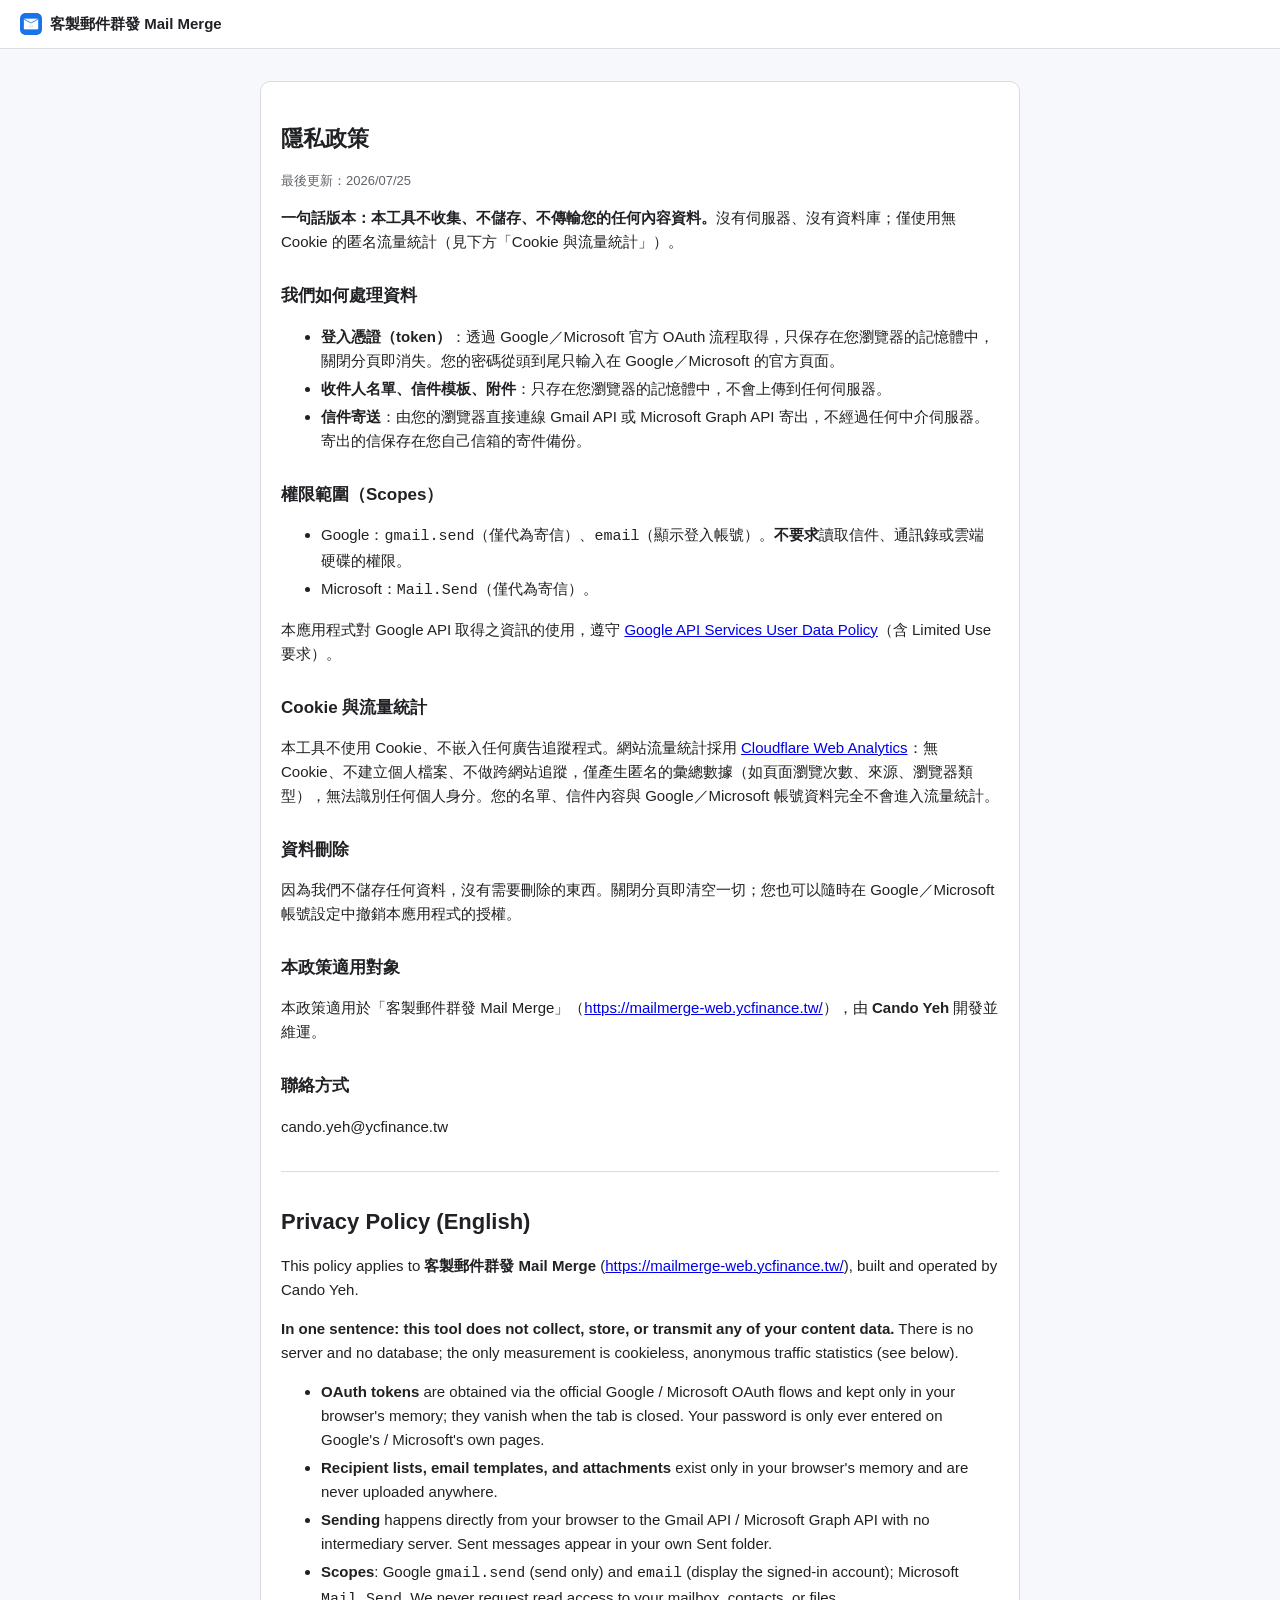
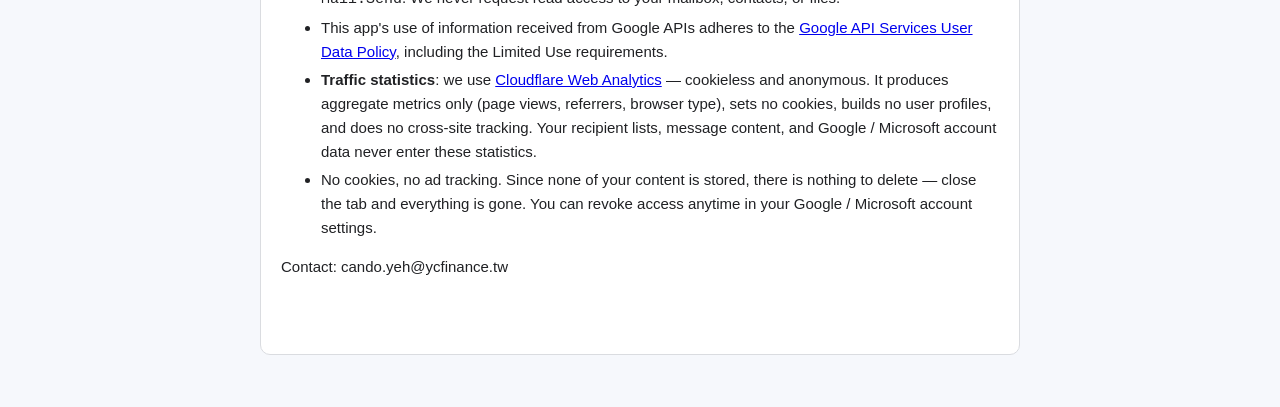
<file: privacy.html>
<!DOCTYPE html>
<html lang="zh-Hant">
<head>
<meta charset="UTF-8">
<meta name="viewport" content="width=device-width, initial-scale=1">
<title>隱私政策 Privacy Policy — 客製郵件群發 Mail Merge</title>
<link rel="stylesheet" href="style.css">
<style>
  .doc { max-width: 760px; margin: 0 auto; padding: 24px 20px 60px; background: #fff;
         border: 1px solid var(--line); border-radius: 10px; margin-top: 16px; }
  .doc h1 { font-size: 22px; } .doc h2 { font-size: 17px; margin-top: 28px; }
  .doc hr { border: 0; border-top: 1px solid var(--line); margin: 32px 0; }
  .doc li { margin: 4px 0; }
</style>
</head>
<body>
<header class="topbar">
  <div class="brand"><img src="/app-icon-128.png" alt="" class="brand-logo"><a href="./" style="color:inherit;text-decoration:none">客製郵件群發 Mail Merge</a></div>
</header>
<main><div class="doc">

<h1>隱私政策</h1>
<p class="muted">最後更新：2026/07/25</p>

<p><strong>一句話版本：本工具不收集、不儲存、不傳輸您的任何內容資料。</strong>沒有伺服器、沒有資料庫；僅使用無 Cookie 的匿名流量統計（見下方「Cookie 與流量統計」）。</p>

<h2>我們如何處理資料</h2>
<ul>
  <li><strong>登入憑證（token）</strong>：透過 Google／Microsoft 官方 OAuth 流程取得，只保存在您瀏覽器的記憶體中，關閉分頁即消失。您的密碼從頭到尾只輸入在 Google／Microsoft 的官方頁面。</li>
  <li><strong>收件人名單、信件模板、附件</strong>：只存在您瀏覽器的記憶體中，不會上傳到任何伺服器。</li>
  <li><strong>信件寄送</strong>：由您的瀏覽器直接連線 Gmail API 或 Microsoft Graph API 寄出，不經過任何中介伺服器。寄出的信保存在您自己信箱的寄件備份。</li>
</ul>

<h2>權限範圍（Scopes）</h2>
<ul>
  <li>Google：<code>gmail.send</code>（僅代為寄信）、<code>email</code>（顯示登入帳號）。<strong>不要求</strong>讀取信件、通訊錄或雲端硬碟的權限。</li>
  <li>Microsoft：<code>Mail.Send</code>（僅代為寄信）。</li>
</ul>
<p>本應用程式對 Google API 取得之資訊的使用，遵守 <a href="https://developers.google.com/terms/api-services-user-data-policy">Google API Services User Data Policy</a>（含 Limited Use 要求）。</p>

<h2>Cookie 與流量統計</h2>
<p>本工具不使用 Cookie、不嵌入任何廣告追蹤程式。網站流量統計採用 <a href="https://www.cloudflare.com/web-analytics/" target="_blank" rel="noopener">Cloudflare Web Analytics</a>：無 Cookie、不建立個人檔案、不做跨網站追蹤，僅產生匿名的彙總數據（如頁面瀏覽次數、來源、瀏覽器類型），無法識別任何個人身分。您的名單、信件內容與 Google／Microsoft 帳號資料完全不會進入流量統計。</p>

<h2>資料刪除</h2>
<p>因為我們不儲存任何資料，沒有需要刪除的東西。關閉分頁即清空一切；您也可以隨時在 Google／Microsoft 帳號設定中撤銷本應用程式的授權。</p>

<h2>本政策適用對象</h2>
<p>本政策適用於「客製郵件群發 Mail Merge」（<a href="https://mailmerge-web.ycfinance.tw/">https://mailmerge-web.ycfinance.tw/</a>），由 <strong>Cando Yeh</strong> 開發並維運。</p>

<h2>聯絡方式</h2>
<p>cando.yeh@ycfinance.tw</p>

<hr>

<h1>Privacy Policy (English)</h1>
<p>This policy applies to <strong>客製郵件群發 Mail Merge</strong> (<a href="https://mailmerge-web.ycfinance.tw/">https://mailmerge-web.ycfinance.tw/</a>), built and operated by Cando Yeh.</p>
<p><strong>In one sentence: this tool does not collect, store, or transmit any of your content data.</strong> There is no server and no database; the only measurement is cookieless, anonymous traffic statistics (see below).</p>
<ul>
  <li><strong>OAuth tokens</strong> are obtained via the official Google / Microsoft OAuth flows and kept only in your browser's memory; they vanish when the tab is closed. Your password is only ever entered on Google's / Microsoft's own pages.</li>
  <li><strong>Recipient lists, email templates, and attachments</strong> exist only in your browser's memory and are never uploaded anywhere.</li>
  <li><strong>Sending</strong> happens directly from your browser to the Gmail API / Microsoft Graph API with no intermediary server. Sent messages appear in your own Sent folder.</li>
  <li><strong>Scopes</strong>: Google <code>gmail.send</code> (send only) and <code>email</code> (display the signed-in account); Microsoft <code>Mail.Send</code>. We never request read access to your mailbox, contacts, or files.</li>
  <li>This app's use of information received from Google APIs adheres to the <a href="https://developers.google.com/terms/api-services-user-data-policy">Google API Services User Data Policy</a>, including the Limited Use requirements.</li>
  <li><strong>Traffic statistics</strong>: we use <a href="https://www.cloudflare.com/web-analytics/" target="_blank" rel="noopener">Cloudflare Web Analytics</a> — cookieless and anonymous. It produces aggregate metrics only (page views, referrers, browser type), sets no cookies, builds no user profiles, and does no cross-site tracking. Your recipient lists, message content, and Google / Microsoft account data never enter these statistics.</li>
  <li>No cookies, no ad tracking. Since none of your content is stored, there is nothing to delete — close the tab and everything is gone. You can revoke access anytime in your Google / Microsoft account settings.</li>
</ul>
<p>Contact: cando.yeh@ycfinance.tw</p>

</div></main>
<!-- Cloudflare Web Analytics（無 Cookie 匿名統計） -->
<script type="module" defer src="https://static.cloudflareinsights.com/beacon.min.js" data-cf-beacon='{"token": "ab9140b6a09c43598f5d5ca38972a9f6"}'></script>
</body>
</html>
</file>
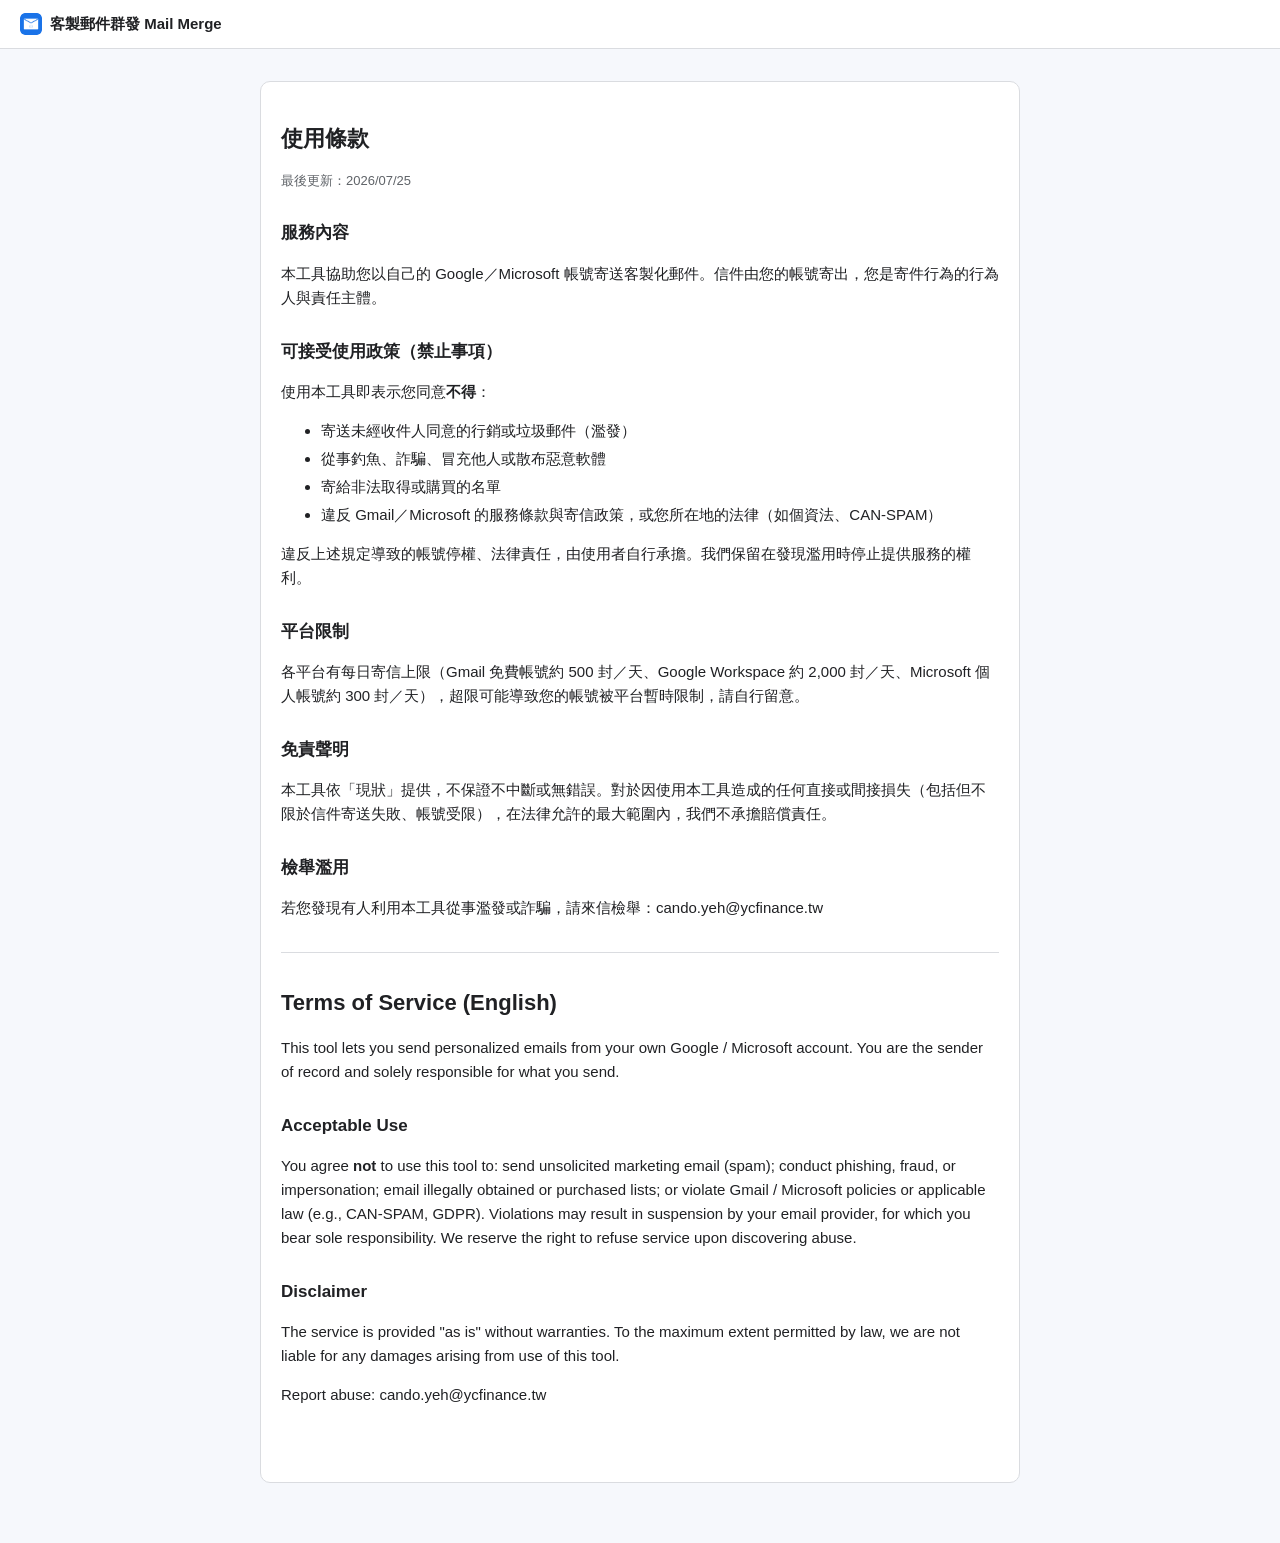
<file: terms.html>
<!DOCTYPE html>
<html lang="zh-Hant">
<head>
<meta charset="UTF-8">
<meta name="viewport" content="width=device-width, initial-scale=1">
<title>使用條款 Terms of Service — 客製郵件群發 Mail Merge</title>
<link rel="stylesheet" href="style.css">
<style>
  .doc { max-width: 760px; margin: 0 auto; padding: 24px 20px 60px; background: #fff;
         border: 1px solid var(--line); border-radius: 10px; margin-top: 16px; }
  .doc h1 { font-size: 22px; } .doc h2 { font-size: 17px; margin-top: 28px; }
  .doc hr { border: 0; border-top: 1px solid var(--line); margin: 32px 0; }
  .doc li { margin: 4px 0; }
</style>
</head>
<body>
<header class="topbar">
  <div class="brand"><img src="/app-icon-128.png" alt="" class="brand-logo"><a href="./" style="color:inherit;text-decoration:none">客製郵件群發 Mail Merge</a></div>
</header>
<main><div class="doc">

<h1>使用條款</h1>
<p class="muted">最後更新：2026/07/25</p>

<h2>服務內容</h2>
<p>本工具協助您以自己的 Google／Microsoft 帳號寄送客製化郵件。信件由您的帳號寄出，您是寄件行為的行為人與責任主體。</p>

<h2>可接受使用政策（禁止事項）</h2>
<p>使用本工具即表示您同意<strong>不得</strong>：</p>
<ul>
  <li>寄送未經收件人同意的行銷或垃圾郵件（濫發）</li>
  <li>從事釣魚、詐騙、冒充他人或散布惡意軟體</li>
  <li>寄給非法取得或購買的名單</li>
  <li>違反 Gmail／Microsoft 的服務條款與寄信政策，或您所在地的法律（如個資法、CAN-SPAM）</li>
</ul>
<p>違反上述規定導致的帳號停權、法律責任，由使用者自行承擔。我們保留在發現濫用時停止提供服務的權利。</p>

<h2>平台限制</h2>
<p>各平台有每日寄信上限（Gmail 免費帳號約 500 封／天、Google Workspace 約 2,000 封／天、Microsoft 個人帳號約 300 封／天），超限可能導致您的帳號被平台暫時限制，請自行留意。</p>

<h2>免責聲明</h2>
<p>本工具依「現狀」提供，不保證不中斷或無錯誤。對於因使用本工具造成的任何直接或間接損失（包括但不限於信件寄送失敗、帳號受限），在法律允許的最大範圍內，我們不承擔賠償責任。</p>

<h2>檢舉濫用</h2>
<p>若您發現有人利用本工具從事濫發或詐騙，請來信檢舉：cando.yeh@ycfinance.tw</p>

<hr>

<h1>Terms of Service (English)</h1>
<p>This tool lets you send personalized emails from your own Google / Microsoft account. You are the sender of record and solely responsible for what you send.</p>
<h2>Acceptable Use</h2>
<p>You agree <strong>not</strong> to use this tool to: send unsolicited marketing email (spam); conduct phishing, fraud, or impersonation; email illegally obtained or purchased lists; or violate Gmail / Microsoft policies or applicable law (e.g., CAN-SPAM, GDPR). Violations may result in suspension by your email provider, for which you bear sole responsibility. We reserve the right to refuse service upon discovering abuse.</p>
<h2>Disclaimer</h2>
<p>The service is provided "as is" without warranties. To the maximum extent permitted by law, we are not liable for any damages arising from use of this tool.</p>
<p>Report abuse: cando.yeh@ycfinance.tw</p>

</div></main>
<!-- Cloudflare Web Analytics（無 Cookie 匿名統計） -->
<script type="module" defer src="https://static.cloudflareinsights.com/beacon.min.js" data-cf-beacon='{"token": "ab9140b6a09c43598f5d5ca38972a9f6"}'></script>
</body>
</html>
</file>
<file: style.css>
:root {
  --blue: #1a73e8;
  --blue-dark: #185fa5;
  --ink: #202124;
  --muted: #5f6368;
  --line: #dadce0;
  --bg: #f6f8fc;
  --ok-bg: #eaf3de; --ok-fg: #27500a;
  --bad-bg: #fcebeb; --bad-fg: #791f1f;
  --pill-bg: #e6f1fb; --pill-fg: #0c447c;
}
* { box-sizing: border-box; }
body {
  margin: 0; color: var(--ink); background: var(--bg);
  font: 15px/1.6 -apple-system, "PingFang TC", "Microsoft JhengHei", sans-serif;
}
main { max-width: 1080px; margin: 0 auto; padding: 16px 20px 60px; }

.topbar {
  display: flex; justify-content: space-between; align-items: center;
  padding: 12px 20px; background: #fff; border-bottom: 1px solid var(--line);
}
.brand { display: flex; align-items: center; gap: 8px; font-weight: 600; }
.brand-mark { color: var(--blue); }
.brand-logo { width: 22px; height: 22px; border-radius: 5px; display: block; }
.brand-sub { font-size: 12px; color: var(--muted); font-weight: 400; }
#authArea { display: flex; gap: 8px; align-items: center; }
.account-chip {
  display: inline-flex; align-items: center; gap: 6px;
  background: var(--pill-bg); color: var(--pill-fg);
  padding: 4px 12px; border-radius: 14px; font-size: 13px;
}

.btn {
  padding: 7px 14px; font-size: 14px; border: 1px solid var(--line);
  border-radius: 6px; background: #fff; cursor: pointer; color: var(--ink);
}
.btn:hover { background: #f1f3f4; }
.btn-sm { padding: 3px 10px; font-size: 13px; }
.btn-primary { background: var(--blue); border-color: var(--blue); color: #fff; }
.btn-primary:hover { background: var(--blue-dark); }
.btn-primary:disabled { background: #a8c7ee; border-color: #a8c7ee; cursor: not-allowed; }
.btn-danger { background: #d93025; border-color: #d93025; color: #fff; }
/* 圖示＋文字的登入按鈕 */
.btn-oauth { display: inline-flex; align-items: center; gap: 8px; }
.oauth-icon { display: block; width: 18px; height: 18px; flex: none; }

/* 首頁說明區（同時是 Google OAuth 審查看的 homepage 說明與 in-product 資料揭露） */
.hero { background: #fff; border: 1px solid var(--line); border-radius: 10px; padding: 20px 22px; margin-top: 16px; }
.hero h1 { font-size: 20px; margin: 0 0 10px; }
.hero-lead { margin: 0 0 10px; max-width: 74ch; }
.hero-en { color: var(--muted); font-size: 13px; line-height: 1.55; }
.hero-points { margin: 14px 0; padding-left: 20px; max-width: 78ch; }
.hero-points li { margin: 0 0 8px; }
.hero-points .hero-en { display: block; margin-top: 2px; }
.hero-pub { font-size: 13px; color: var(--muted); margin: 10px 0 0; }
.hero-pub a { color: var(--blue); }
.hero-start {
  margin: 16px 0 0; padding-top: 12px; border-top: 1px solid var(--line); font-size: 14px;
}
.hero code { background: #f1f3f4; padding: 1px 5px; border-radius: 4px; font-size: 12.5px; }

.step { background: #fff; border: 1px solid var(--line); border-radius: 10px; padding: 18px 20px; margin-top: 16px; }
.step h2 { font-size: 17px; margin: 0 0 14px; display: flex; align-items: center; gap: 8px; }
.step-no {
  display: inline-flex; width: 22px; height: 22px; border-radius: 50%;
  background: var(--blue); color: #fff; font-size: 13px;
  align-items: center; justify-content: center;
}

.paste-zone {
  border: 1.5px dashed #b9c2cc; border-radius: 8px; padding: 26px;
  text-align: center; cursor: pointer; outline: none;
}
.paste-zone:focus, .paste-zone.armed { border-color: var(--blue); background: #f5f9ff; }
.pz-title { font-size: 15px; }
.pz-sub { font-size: 13px; color: var(--muted); margin: 4px 0 10px; }

.row-bar { display: flex; align-items: center; gap: 10px; margin: 14px 0 10px; flex-wrap: wrap; }
.tag { font-size: 13px; padding: 2px 10px; border-radius: 12px; }
.tag-ok { background: var(--ok-bg); color: var(--ok-fg); }
.tag-bad { background: var(--bad-bg); color: var(--bad-fg); }
.muted { color: var(--muted); font-size: 13px; }

.map-grid { display: flex; gap: 14px; flex-wrap: wrap; margin-bottom: 12px; }
.map-item { flex: 1; min-width: 240px; }
.map-label { display: block; font-size: 12px; color: var(--muted); margin-bottom: 4px; }
.map-item select { width: 100%; padding: 7px 8px; border: 1px solid var(--line); border-radius: 6px; font-size: 14px; background: #fff; }

.attach-pools { display: flex; gap: 14px; flex-wrap: wrap; margin-bottom: 12px; }
.pool { flex: 1; min-width: 280px; }
.pool-title { font-size: 12px; color: var(--muted); margin-bottom: 4px; }
.drop-zone {
  border: 1.5px dashed #b9c2cc; border-radius: 8px; padding: 10px 12px;
  font-size: 13px; color: var(--muted);
}
.drop-zone.armed { border-color: var(--blue); background: #f5f9ff; }
.file-list { margin-top: 6px; display: flex; flex-wrap: wrap; gap: 6px; }
.file-item {
  display: inline-flex; align-items: center; gap: 6px; font-size: 12px;
  background: #f1f3f4; border-radius: 12px; padding: 2px 10px;
}
.file-item button { border: 0; background: none; cursor: pointer; color: var(--muted); font-size: 13px; padding: 0; }

.table-wrap { max-height: 320px; overflow: auto; border: 1px solid var(--line); border-radius: 8px; }
.table-wrap table { width: 100%; border-collapse: collapse; font-size: 13px; }
.table-wrap th {
  position: sticky; top: 0; background: #f8f9fa; text-align: left;
  padding: 7px 10px; border-bottom: 1px solid var(--line); white-space: nowrap;
}
.table-wrap td { padding: 6px 10px; border-bottom: 1px solid #eee; white-space: nowrap; max-width: 220px; overflow: hidden; text-overflow: ellipsis; }
.table-wrap td[contenteditable]:hover { background: #f5f9ff; cursor: text; }
.table-wrap td[contenteditable]:focus {
  outline: 2px solid var(--blue); outline-offset: -2px;
  background: #fff; white-space: normal;
}
.row-del {
  border: 0; background: none; cursor: pointer; color: var(--muted);
  font-size: 13px; padding: 0 4px;
}
.row-del:hover { color: #d93025; }

.row-bad { background: var(--bad-bg); }
.row-bad td:first-child, .err-text { color: var(--bad-fg); }

.compose-grid { display: grid; grid-template-columns: minmax(0, 1.15fr) minmax(0, 1fr); gap: 16px; }
@media (max-width: 860px) { .compose-grid { grid-template-columns: 1fr; } }

.chip-bar { display: flex; flex-wrap: wrap; gap: 6px; margin-bottom: 10px; }
.chip {
  background: var(--pill-bg); color: var(--pill-fg); font-size: 13px;
  padding: 3px 12px; border-radius: 12px; cursor: pointer; border: 0;
}
.chip:hover { background: #d3e6f9; }

.field-label { font-size: 12px; color: var(--muted); margin: 10px 0 4px; }
.editor {
  border: 1px solid var(--line); border-radius: 6px; padding: 9px 12px;
  font-size: 14px; background: #fff; outline: none;
}
.editor:focus { border-color: var(--blue); }
.subject-editor { min-height: 20px; white-space: nowrap; overflow-x: auto; }
.body-editor { min-height: 220px; line-height: 1.8; }
.pill {
  display: inline-block; background: var(--pill-bg); color: var(--pill-fg);
  padding: 0 7px; border-radius: 8px; font-size: 13px; margin: 0 1px;
  user-select: all;
}
.ac-menu {
  position: absolute; z-index: 50; background: #fff; border: 1px solid var(--line);
  border-radius: 8px; box-shadow: 0 4px 16px rgba(0,0,0,.15); padding: 4px; min-width: 140px;
}
.ac-menu button { display: block; width: 100%; text-align: left; border: 0; background: none; padding: 6px 10px; font-size: 14px; cursor: pointer; border-radius: 5px; }
.ac-menu button:hover, .ac-menu button.active { background: var(--pill-bg); }
.editor-pane { position: relative; }

.preview-pane { border: 1px solid var(--line); border-radius: 8px; padding: 14px; background: #fafbfc; }
.preview-head { display: flex; justify-content: space-between; align-items: center; margin-bottom: 10px; }
.pv-nav { display: flex; gap: 6px; }
.pv-field { margin-bottom: 8px; }
.pv-field .muted { display: block; font-size: 12px; }
.pv-subject { font-weight: 600; }
.pv-body { border-top: 1px solid var(--line); padding-top: 10px; margin-top: 4px; line-height: 1.8; font-size: 14px; min-height: 120px; }
.pv-atts { display: flex; flex-wrap: wrap; gap: 6px; margin-top: 10px; }
.pv-warn { margin-top: 10px; font-size: 13px; color: var(--bad-fg); background: var(--bad-bg); border-radius: 6px; padding: 6px 10px; }
.miss { background: var(--bad-bg); color: var(--bad-fg); padding: 0 4px; border-radius: 4px; }

.send-bar { display: flex; justify-content: space-between; align-items: center; gap: 12px; flex-wrap: wrap; }
.send-summary { font-size: 14px; }
.send-actions { display: flex; gap: 8px; }
.progress { height: 6px; background: #e8eaed; border-radius: 3px; margin-top: 14px; overflow: hidden; }
.progress-fill { height: 100%; width: 0; background: var(--blue); transition: width .3s; }
.send-log { margin-top: 12px; max-height: 300px; overflow: auto; font-size: 13px; }
.log-row { display: flex; gap: 10px; padding: 4px 6px; border-bottom: 1px solid #f0f0f0; align-items: baseline; }
.log-ok { color: var(--ok-fg); }
.log-bad { color: var(--bad-fg); }

.setup-hint {
  margin-top: 16px; background: #fff8e1; border: 1px solid #f0d58c;
  border-radius: 8px; padding: 12px 16px; font-size: 14px;
}
.setup-hint code { background: #fff; padding: 1px 6px; border-radius: 4px; border: 1px solid #eee; }

.foot { text-align: center; font-size: 12px; color: var(--muted); padding: 20px; }
</file>
